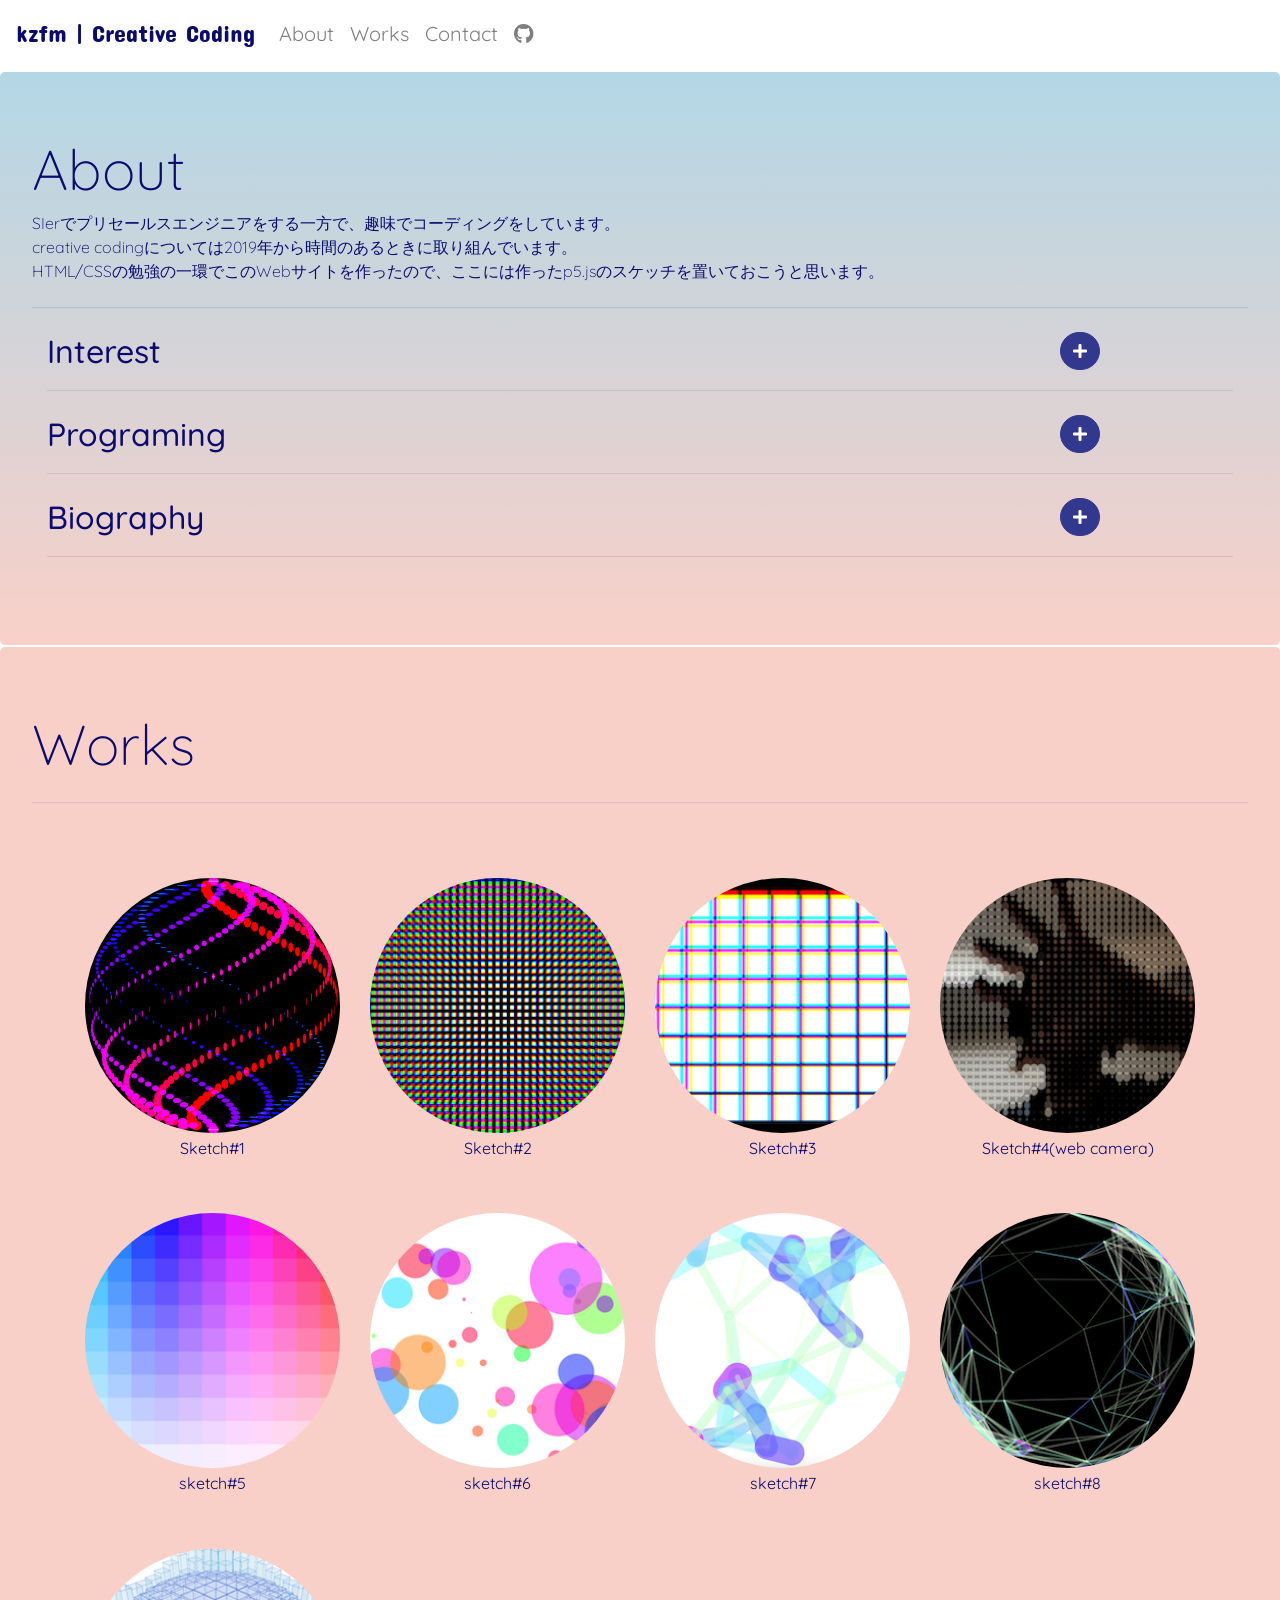
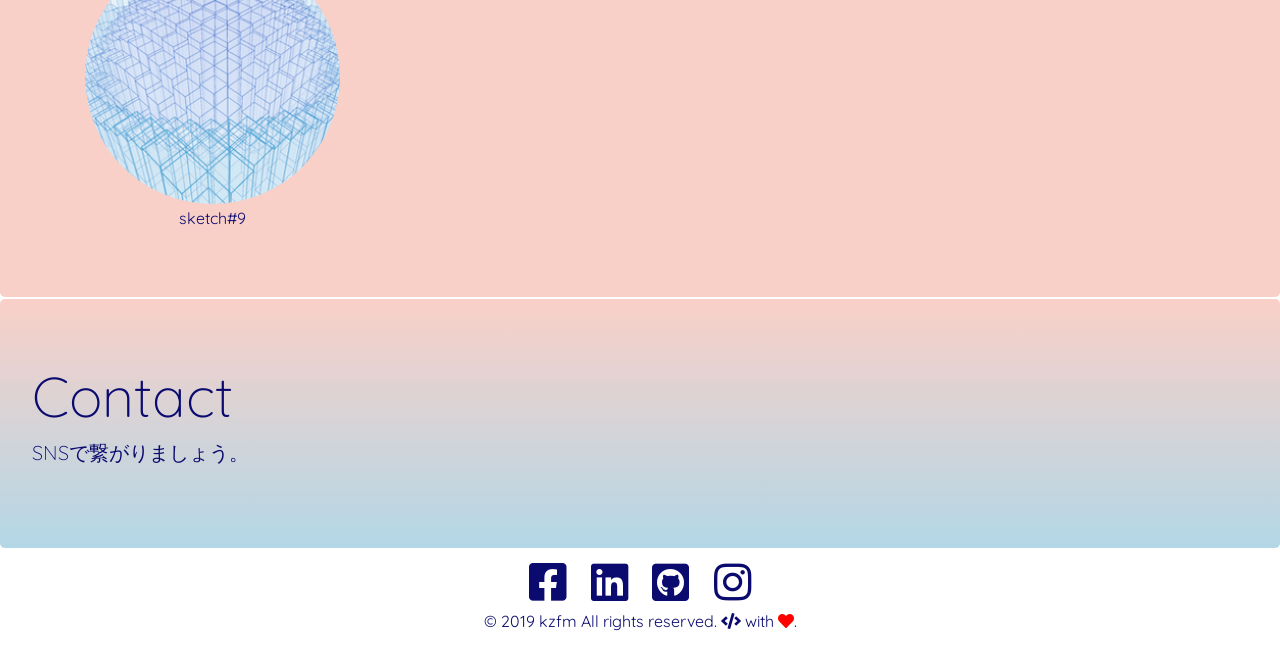
<file: index.html>
<!DOCTYPE html>
<html lang="ja" dir="ltr">
  <head>
    <!-- Global site tag (gtag.js) - Google Analytics -->
    <script async src="https://www.googletagmanager.com/gtag/js?id=UA-139559528-1"></script>
    <script>
      window.dataLayer = window.dataLayer || [];
      function gtag(){dataLayer.push(arguments);}
      gtag('js', new Date());

      gtag('config', 'UA-139559528-1');
    </script>
    <!-- Required meta tags -->
    <meta name="description" content="kzfmのp5.jsポートフォリオサイトです。">
    <meta charset="utf-8">
    <meta name="viewport" content="width=device-width, initial-scale=1, shrink-to-fit=no">
    <!-- Bootstrap CSS -->
    <link rel="stylesheet" href="https://use.fontawesome.com/releases/v5.8.1/css/all.css" integrity="sha384-50oBUHEmvpQ+1lW4y57PTFmhCaXp0ML5d60M1M7uH2+nqUivzIebhndOJK28anvf" crossorigin="anonymous">
    <link rel="stylesheet" href="https://stackpath.bootstrapcdn.com/bootstrap/4.3.1/css/bootstrap.min.css" integrity="sha384-ggOyR0iXCbMQv3Xipma34MD+dH/1fQ784/j6cY/iJTQUOhcWr7x9JvoRxT2MZw1T" crossorigin="anonymous">
    <link rel="stylesheet" href="./style.css">
    <link href="https://fonts.googleapis.com/css?family=Concert+One" rel="stylesheet">
    <link href="https://fonts.googleapis.com/css?family=Press+Start+2P" rel="stylesheet">
    <link href="https://fonts.googleapis.com/css?family=Coiny" rel="stylesheet">
    <link href="https://fonts.googleapis.com/css?family=Quicksand" rel="stylesheet">
    <title>kzfm | Creative Coding</title>
    <link rel="shortcut icon" href="./icon.png">
  </head>
  <body>
    <nav style="box-shadow: 0 0 0px gray;"  class="navbar navbar-expand-lg navbar-light bg-white fixed-top" style="background-color:#ffffff;">
      <a class="navbar-brand" href="./index.html" style="color: #0B0B6F;">kzfm | Creative Coding</a>
      <button class="navbar-toggler" type="button" data-toggle="collapse" data-target="#navbarText" aria-controls="navbarText" aria-expanded="false" aria-label="Toggle navigation">
        <span class="navbar-toggler-icon"></span>
      </button>
      <div class="collapse navbar-collapse" id="navbarText">
        <ul class="navbar-nav mr-auto">
          <li class="nav-item">
            <a class="nav-link" href="#about">About <span class="sr-only">(current)</span></a>
          </li>
          <li class="nav-item">
            <a class="nav-link" href="#works">Works</a>
          </li>
          <li class="nav-item">
            <a class="nav-link" href="#contact">Contact</a>
          </li>
          <li class="nav-item">
            <a class="nav-link" href="https://github.com/kazufumiw" target="_blank"><i class="fab fa-github"></i></a>
          </li>
        </ul>
      </div>
    </nav>

    <div class="header_spacer" style="height: 72px; width: 100%"></div>

    <div class="jumbotron" id="about" style="margin: 0px;">
      <h1 class="display-4">About</h1>
      <p class="lead" style="font-size: 1rem;">SIerでプリセールスエンジニアをする一方で、趣味でコーディングをしています。
        <br>
        creative codingについては2019年から時間のあるときに取り組んでいます。
        <br>
        HTML/CSSの勉強の一環でこのWebサイトを作ったので、ここには作ったp5.jsのスケッチを置いておこうと思います。</p>
      <hr class="my-4">

      <div class="container-fluid">
        <div class="row">
          <div class="col-10">
            <h2 class="display-5">Interest</h2>
          </div>
          <div class="col-2">
            <a class="btn btn-primary" data-toggle="collapse" href="#collapse_1" role="button" aria-expanded="false" aria-controls="collapse_1" style="margin-bottom:20px; text-align:left;"><i class="fas fa-plus"></i></a>
          </div>
        </div>
        <hr class="my-4" style="margin-top:0px!important">
        <div class="row">
          <div class="col-12">
            <div class="collapse" id="collapse_1">
              <!--<h2 class="display-5"><b>Interest</b></h2>-->
              <p>数値流体力学 / 軌道力学<br><i class="fas fa-arrow-right"></i> 大学時代の研究テーマ。</p>
              <p>OSS / データサイエンス / 機械学習 / メインフレーム<br><i class="fas fa-arrow-right"></i> 業務に関連するもの。</p>
              <p>写真 / creative coding / 将棋<br><i class="fas fa-arrow-right"></i> 大学時代の写真部活動と趣味。</p>
            </div>
          </div>
        </div>
        <div class="row">
          <div class="col-10">
            <h2 class="display-5">Programing</h2>
          </div>
          <div class="col-2">
            <a class="btn btn-primary" data-toggle="collapse" href="#collapse_2" role="button" aria-expanded="false" aria-controls="collapse_1" style="margin-bottom:20px; text-align:left;"><i class="fas fa-plus"></i></a>
          </div>
        </div>
        <hr class="my-4" style="margin-top:0px!important">
        <div class="row">
          <div class="col-12">
            <div class="collapse" id="collapse_2">
              <div class="container-fluid">
                <div class="row">
                  <div class="col-4">
                    <p><b>HTML/CSS</b></p>
                  </div>
                  <div class="col-8">
                    <p>Webアプリ作成に興味があるので2019年5月から勉強中。このサイトも勉強の一環としてHTML/CSS+Bootstrap4で作成。</p>
                  </div>
                </div>
                <div class="row" style="margin-top:20px;">
                  <div class="col-4">
                    <p><b>JavaScript</b></p>
                  </div>
                  <div class="col-8">
                    <p>p5.jsで使用する程度。Webアプリ製作のため勉強予定。</p>
                  </div>
                </div>
                <div class="row" style="margin-top:20px;">
                  <div class="col-4">
                    <p><b>Fortran</b></p>
                  </div>
                  <div class="col-8">
                    <p>学部時代のプログラミング講義で使用。</p>
                  </div>
                </div>
              </div>
              <div class="container-fluid">
                <div class="row" style="margin-top:20px;">
                  <div class="col-4">
                    <p><b>C/C++</b></p>
                  </div>
                  <div class="col-8">
                    <p>学部4年の研究(数値流体力学, OpenFOAM)と大学院時代の研究(軌道計算)で数値計算のため3年程度使用。</p>
                  </div>
                </div>
                <div class="row" style="margin-top:20px;">
                  <div class="col-4">
                    <p><b>Python2/3</b></p>
                  </div>
                  <div class="col-8">
                    <p>大学院時代の研究で画像処理のため使用。現在も業務効率化ツールやシミュレーションツールを作成。</p>
                  </div>
                </div>
                <div class="row" style="margin-top:20px;">
                  <div class="col-4">
                    <p><b>Shell Script(Bash)</b></p>
                  </div>
                  <div class="col-8">
                    <p>研究で使用した演算サーバがLinux RedHatであったため、Shellのレイヤーでアプリ操作や処理を行いたいときに使用。</p>
                  </div>
                </div>
              </div>
              <div class="container-fluid">
                <div class="row" style="margin-top:20px;">
                  <div class="col-4">
                    <p><b>SQL</b></p>
                  </div>
                  <div class="col-8">
                    <p>Master the Mainframe(プログラミングコンテスト)で使用。</p>
                  </div>
                </div>
                <div class="row" style="margin-top:20px;">
                  <div class="col-4">
                    <p><b>Java</b></p>
                  </div>
                  <div class="col-8">
                    <p>Master the Mainframe(プログラミングコンテスト)で使用。入社後の研修でも使用(入門レベル)。</p>
                  </div>
                </div>
                <div class="row" style="margin-top:20px;">
                  <div class="col-4">
                    <p><b>Rexx</b></p>
                  </div>
                  <div class="col-8">
                    <p>Master the Mainframe(プログラミングコンテスト)で使用。</p>
                  </div>
                </div>
                <div class="row" style="margin-top:20px;">
                  <div class="col-4">
                    <p><b>JCL</b></p>
                  </div>
                  <div class="col-8">
                    <p>Master the Mainframe(プログラミングコンテスト)で使用。実業務でも使用するので勉強中。</p>
                  </div>
                </div>
              </div>
            </div>
          </div>
        </div>
        <div class="row">
          <div class="col-10">
            <h2 class="display-5">Biography</h2>
          </div>
          <div class="col-2">
            <a class="btn btn-primary" data-toggle="collapse" href="#collapse_3" role="button" aria-expanded="false" aria-controls="collapse_1" style="margin-bottom:20px; text-align:left;"><i class="fas fa-plus"></i></a>
          </div>
        </div>
        <hr class="my-4" style="margin-top:0px!important">
        <div class="row">
          <div class="col-12">
            <div class="collapse" id="collapse_3">
              <div class="container-fluid">
                <div class="row">
                  <div class="col-4">
                    <p>2008年</p>
                  </div>
                  <div class="col-8">
                    <p>大分県立中津南高校入学</p>
                  </div>
                </div>
                <div class="row">
                  <div class="col-4">
                    <p>2012年</p>
                  </div>
                  <div class="col-8">
                    <p>九州大学機械航空工学科入学</p>
                  </div>
                </div>
                <div class="row">
                  <div class="col-4">
                    <p>2016年</p>
                  </div>
                  <div class="col-8">
                    <p>九州大学航空宇宙工学コース卒業</p>
                  </div>
                </div>
                <div class="row">
                  <div class="col-4">
                    <p>2018年</p>
                  </div>
                  <div class="col-8">
                    <p>九州大学大学院航空宇宙工学専攻修了</p>
                  </div>
                </div>
                <div class="row">
                  <div class="col-4">
                    <p>2018年</p>
                  </div>
                  <div class="col-8">
                    <p>SIerにてプリセールスエンジニアとして活動中</p>
                  </div>
                </div>
              </div>
              <!--<h2 class="display-5"><b>Interest</b></h2>-->
            </div>
          </div>
        </div>
      </div>
    </div>

    <div class="jumbotron" id="works" style="margin-top:2px; margin-bottom:0px; background: linear-gradient(180deg, #f9d0c8, #f9d0c8);">
      <h1 class="display-4">Works</h1>
      <hr class="my-4">
      <!--
      <p class="lead">This is a simple hero unit, a simple jumbotron-style component for calling extra attention to featured content or information.</p>
      <hr class="my-4">
      <p>It uses utility classes for typography and spacing to space content out within the larger container.</p>
      <a class="btn btn-primary btn-lg" href="#" role="button">Learn more</a>
      -->
      <div class="container">
        <div class="row">
          <div class="col-md-3 col-xs-12">
            <div class="card" style="width: 100%; background-color : transparent;" >
              <a href="./sphere/index.html"><img class="card-img-top" style="text-align: center; border-radius: 50%;" src="./sphere.png" alt="Card image cap"></a>
              <div class="card-body">
                <p class="card-text" style="text-align: center;">Sketch#1</p>
              </div>
            </div>
          </div>
          <div class="col-md-3 col-xs-12">
            <div class="card" style="width: 100%;  background-color : transparent;">
              <a href="phasedcolor/index.html"><img class="card-img-top" style="text-align: center;  border-radius: 50%;" src="./phasedcolor.png" alt="Card image cap"></a>
              <div class="card-body">
                <p class="card-text" style="text-align: center;">Sketch#2</p>
              </div>
            </div>
          </div>
          <div class="col-md-3 col-xs-12">
            <div class="card" style="width: 100%;  background-color : transparent;">
              <a href="./phasedcolor2/index.html"><img class="card-img-top" style="text-align: center;  border-radius: 50%;" src="./phasedcolor_rough.png" alt="Card image cap"></a>
              <div class="card-body">
                <p class="card-text" style="text-align: center;">Sketch#3</p>
              </div>
            </div>
          </div>
          <div class="col-md-3 col-xs-12">
            <div class="card" style="width: 100%;  background-color : transparent;">
              <a href="./structure/index.html"><img class="card-img-top" style="text-align: center; border-radius: 50%;" src="./structure.png" alt="Card image cap"></a>
              <div class="card-body">
                <p class="card-text" style="text-align: center;">Sketch#4(web camera)</p>
              </div>
            </div>
          </div>
        </div>
        <div class="row">
          <div class="col-md-3 col-xs-12">
            <div class="card" style="width: 100%;   background-color : transparent;" >
              <a href="./colorparette/index.html"><img class="card-img-top" style="text-align: center; border-radius: 50%;" src="./colorparette.png" alt="Card image cap"></a>
              <div class="card-body">
                <p class="card-text" style="text-align: center;">sketch#5</p>
              </div>
            </div>
          </div>
          <div class="col-md-3 col-xs-12">
            <div class="card" style="width: 100%;  background-color : transparent;">
              <a href="./colorball/index.html"><img class="card-img-top" style="text-align: center; border-radius: 50%;" src="./colorballs.png" alt="Card image cap"></a>
              <div class="card-body">
                <p class="card-text" style="text-align: center;">sketch#6</p>
              </div>
            </div>
          </div>
          <div class="col-md-3 col-xs-12">
            <div class="card" style="width: 100%;  background-color : transparent;">
              <a href="./linedparticle/index.html"><img class="card-img-top" style="text-align: center; border-radius: 50%;" src="./linedparticle.png" alt="Card image cap"></a>
              <div class="card-body">
                <p class="card-text" style="text-align: center;">sketch#7</p>
              </div>
            </div>
          </div>
          <div class="col-md-3 col-xs-12">
            <div class="card" style="width: 100%;  background-color : transparent;">
              <a href="./linedparticle_sphere/index.html"><img class="card-img-top" style="text-align: center; border-radius: 50%;" src="./linedparticle_sphere.png" alt="Card image cap"></a>
              <div class="card-body">
                <p class="card-text" style="text-align: center;">sketch#8</p>
              </div>
            </div>
          </div>
        </div>
        <div class="row">
          <div class="col-md-3 col-xs-12">
            <div class="card" style="width: 100%;   background-color : transparent;" >
              <a href="./linedparticle_sphere2/index.html"><img class="card-img-top" style="text-align: center; border-radius: 50%;" src="./linedparticle_sphere2.png" alt="Card image cap"></a>
              <div class="card-body">
                <p class="card-text" style="text-align: center;">sketch#9</p>
              </div>
            </div>
          </div>
          <div class="col-md-3 col-xs-0">
            <!--
            <div class="card" style="width: 100%;  background-color : transparent;">
              <a href="./colorball/index.html"><img class="card-img-top" style="text-align: center; border-radius: 50%;" src="./colorballs.png" alt="Card image cap"></a>
              <div class="card-body">
                <p class="card-text" style="text-align: center;">sketch#6</p>
              </div>
            </div>
          -->
          </div>
          <div class="col-md-3 col-xs-0">
            <!--
            <div class="card" style="width: 100%;  background-color : transparent;">
              <a href="./linedparticle/index.html"><img class="card-img-top" style="text-align: center; border-radius: 50%;" src="./linedparticle.png" alt="Card image cap"></a>
              <div class="card-body">
                <p class="card-text" style="text-align: center;">sketch#7</p>
              </div>
            </div>
          -->
          </div>
          <div class="col-md-3 col-xs-0">
            <!--
            <div class="card" style="width: 100%;  background-color : transparent;">
              <a href="./linedparticle_sphere/index.html"><img class="card-img-top" style="text-align: center; border-radius: 50%;" src="./linedparticle_sphere.png" alt="Card image cap"></a>
              <div class="card-body">
                <p class="card-text" style="text-align: center;">sketch#8</p>
              </div>
            </div>
          -->
          </div>
        </div>
      </div>
    </div>

    <div class="jumbotron" id="contact" style="margin-top: 2px; margin-bottom: 0px; background: linear-gradient(0deg, #b3d7e6, #f9d0c8);">
      <h1 class="display-4">Contact</h1>
      <p class="lead">SNSで繋がりましょう。</p>
      <!--
      <hr class="my-4">
      <p>It uses utility classes for typography and spacing to space content out within the larger container.</p>
      <a class="btn btn-primary btn-lg" href="#" role="button">Learn more</a>
      -->
    </div>

    <div class="container-fluid" style="height: 100px; margin-top: 8px;">
      <div class="row">
        <div class="col">
          <a href="https://www.facebook.com/kazufumi.watanabe.167"><i class="fab fa-facebook-square" style="font-size: 32pt; margin: 5px 10px;"></i></a>
          <a href="https://www.linkedin.com/in/kazufumi-watanabe-a8822612b/"><i class="fab fa-linkedin" style="font-size: 32pt; margin: 5px 10px;"></i></a>
          <a href="https://github.com/kazufumiw"><i class="fab fa-github-square" style="font-size: 32pt; margin: 5px 10px;"></i></a>
          <a href="https://www.instagram.com/kazufumi_pht/?hl=ja"><i class="fab fa-instagram" style="font-size: 32pt; margin: 5px 10px;"></i></a>
        </div>
      </div>
      <div class="row">
        <div class="col">
          <p>&copy 2019 kzfm All rights reserved. <i class="fas fa-code"></i> with <i class="fas fa-heart" style="animation: anime2 1s alternate infinite; color: red;"></i>.</p>
        </div>
      </div>
    </div>
    <!-- Optional JavaScript -->
    <!-- jQuery first, then Popper.js, then Bootstrap JS -->
    <script src="https://code.jquery.com/jquery-3.3.1.slim.min.js" integrity="sha384-q8i/X+965DzO0rT7abK41JStQIAqVgRVzpbzo5smXKp4YfRvH+8abtTE1Pi6jizo" crossorigin="anonymous"></script>
    <script src="https://cdnjs.cloudflare.com/ajax/libs/popper.js/1.14.7/umd/popper.min.js" integrity="sha384-UO2eT0CpHqdSJQ6hJty5KVphtPhzWj9WO1clHTMGa3JDZwrnQq4sF86dIHNDz0W1" crossorigin="anonymous"></script>
    <script src="https://stackpath.bootstrapcdn.com/bootstrap/4.3.1/js/bootstrap.min.js" integrity="sha384-JjSmVgyd0p3pXB1rRibZUAYoIIy6OrQ6VrjIEaFf/nJGzIxFDsf4x0xIM+B07jRM" crossorigin="anonymous"></script>
  </body>
</html>
</file>
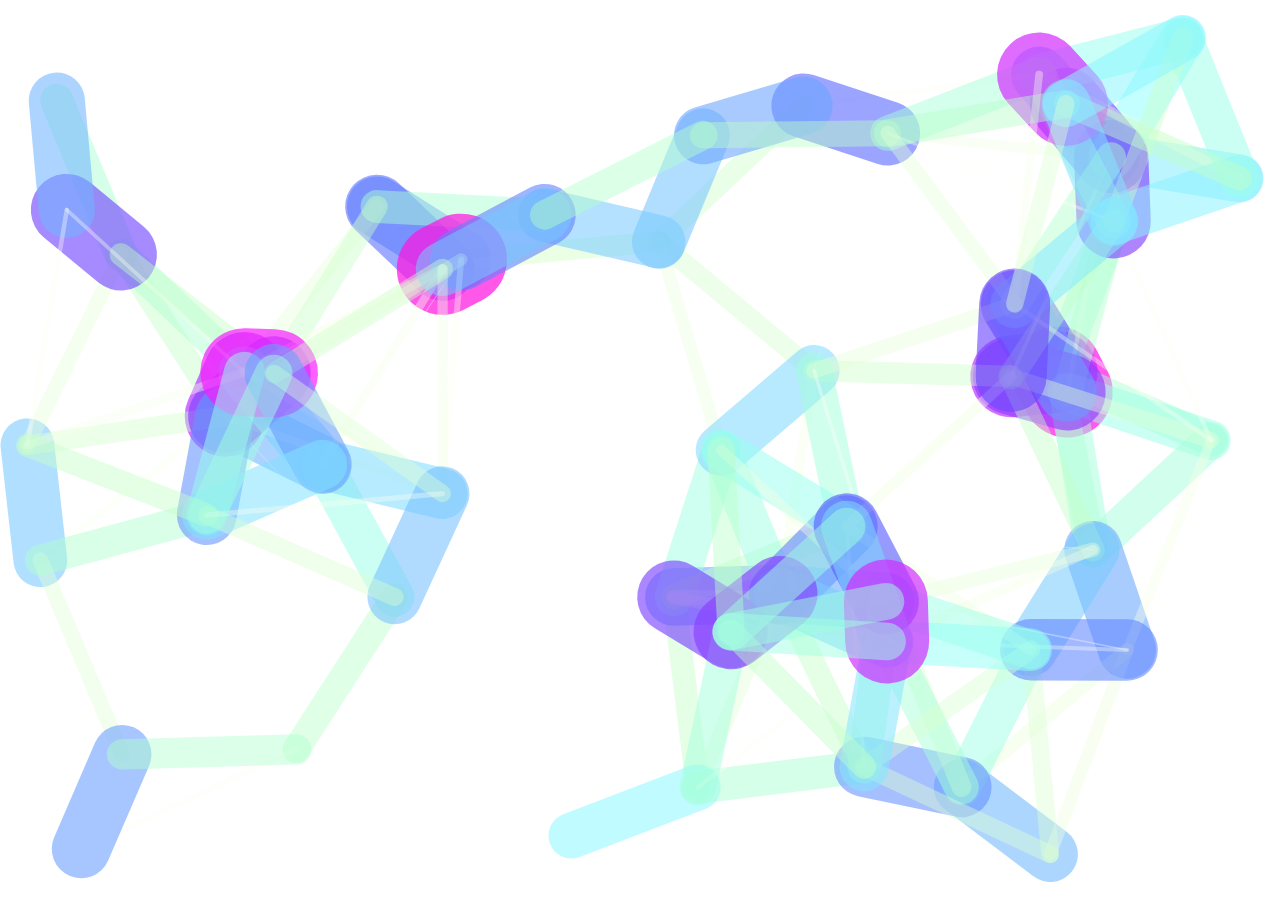
<file: linedparticle/index.html>
<html>
  <head>
  	<style> body {padding: 0; margin: 0;} </style>
    <script src="../p5lib/p5.min.js"></script>
    <script src="../p5lib/p5.dom.min.js"></script>
    <script src="sketch.js"></script>
  </head>
  <body>
  </body>
</html>
</file>
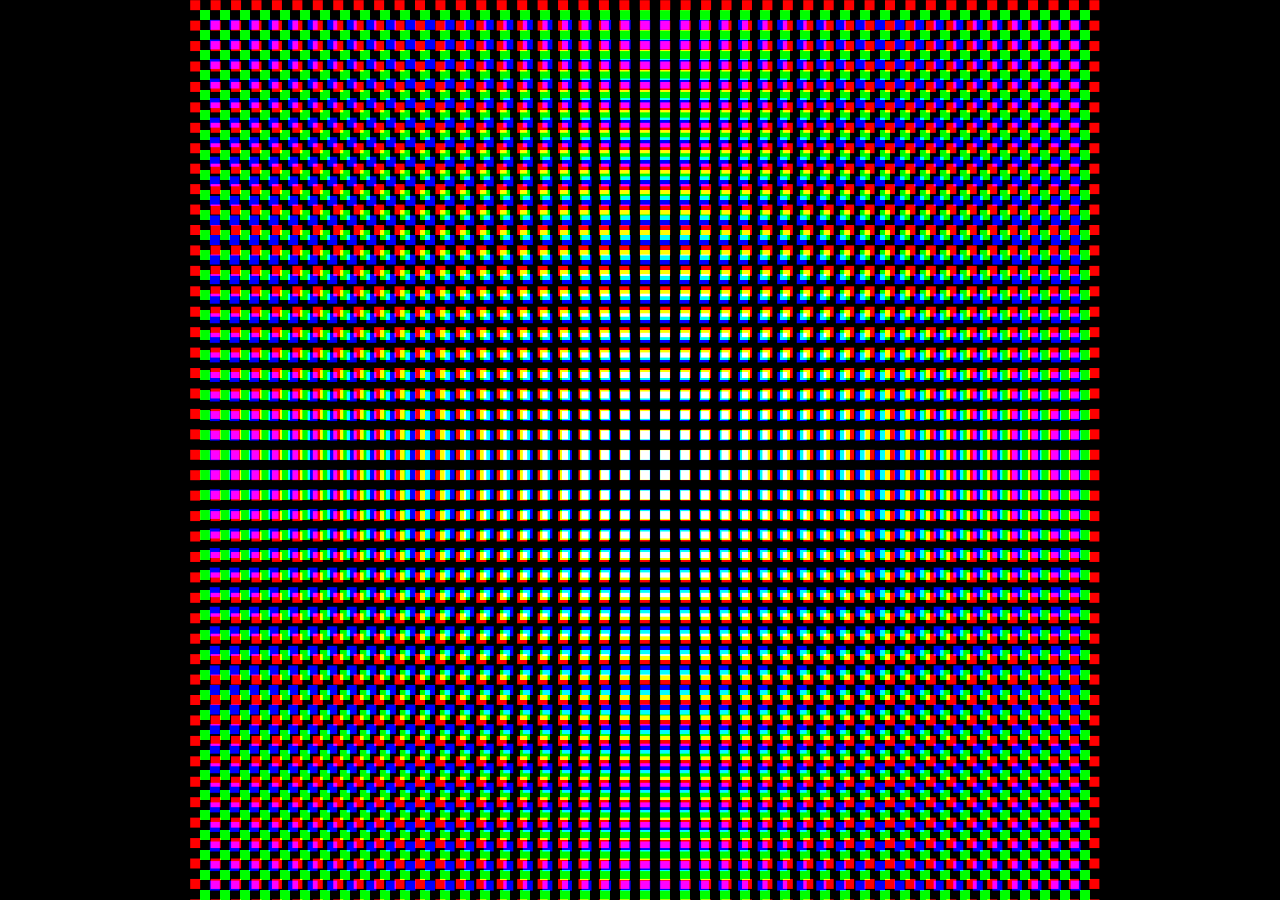
<file: phasedcolor/index.html>
<!DOCTYPE html>
<html lang="">
  <head>
    <meta charset="utf-8">
    <meta name="viewport" content="width=device-width, initial-scale=1.0">
    <title>p5.js example</title>
    <style> body {padding: 0; margin: 0;} </style>
    <script src="../p5lib/p5.min.js"></script>
    <script src="../p5lib/p5.dom.min.js"></script>
    <script src="../p5lib/p5.sound.min.js"></script>
    <script src="sketch_phasedcolor.js"></script>
  </head>
  <body>
  </body>
</html>
</file>
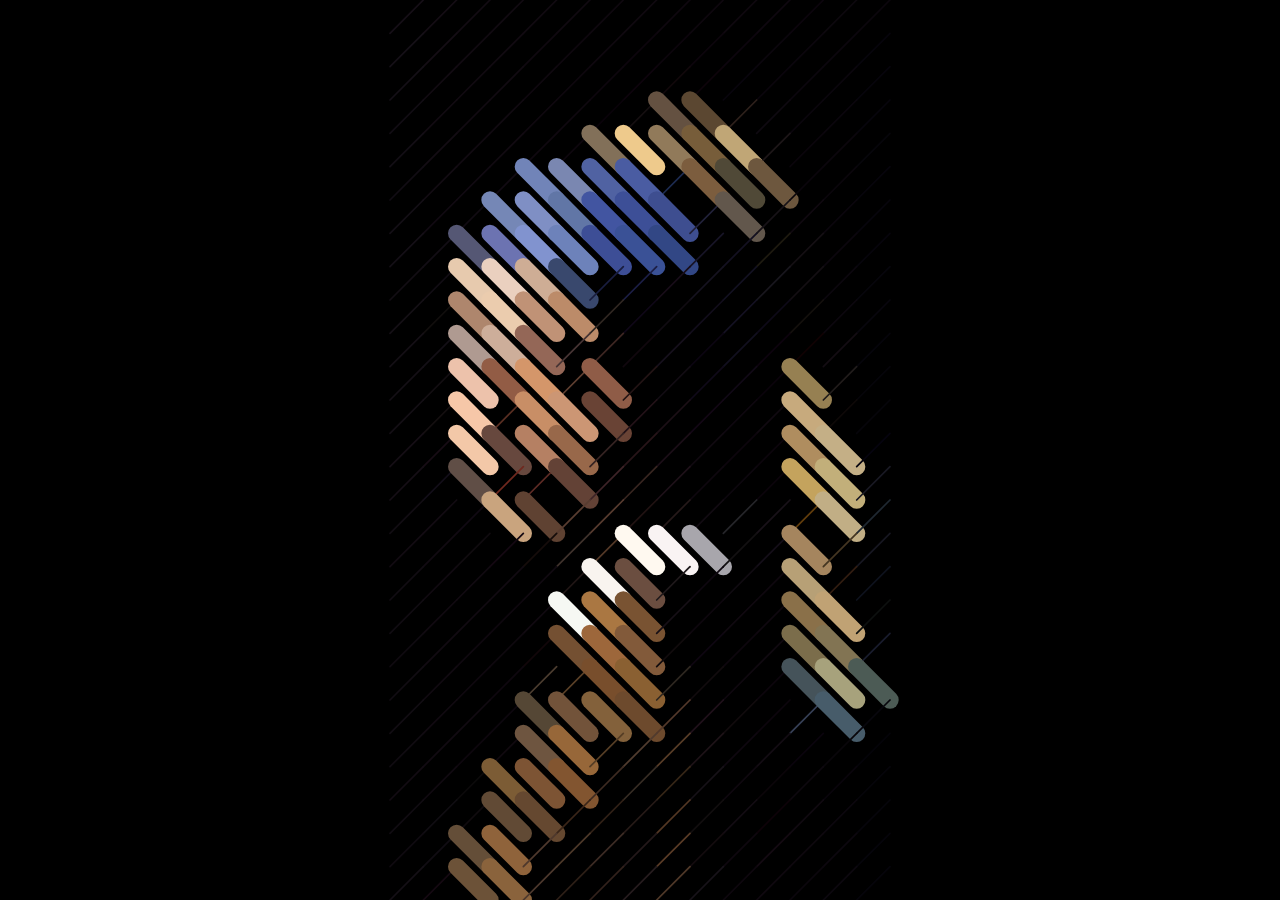
<file: sinedfermale/index.html>
<!DOCTYPE html>
<html lang="">
  <head>
    <meta charset="utf-8">
    <meta name="viewport" content="width=device-width, initial-scale=1.0">
    <title>p5.js example</title>
    <style> body {padding: 0; margin: 0;} </style>
    <script src="p5.min.js"></script>
    <script src="p5.svg.js"></script>
    <script src="p5.dom.min.js"></script>
    <script src="sketch_video.js"></script>
  </head>
  <body>
  </body>
</html>
</file>
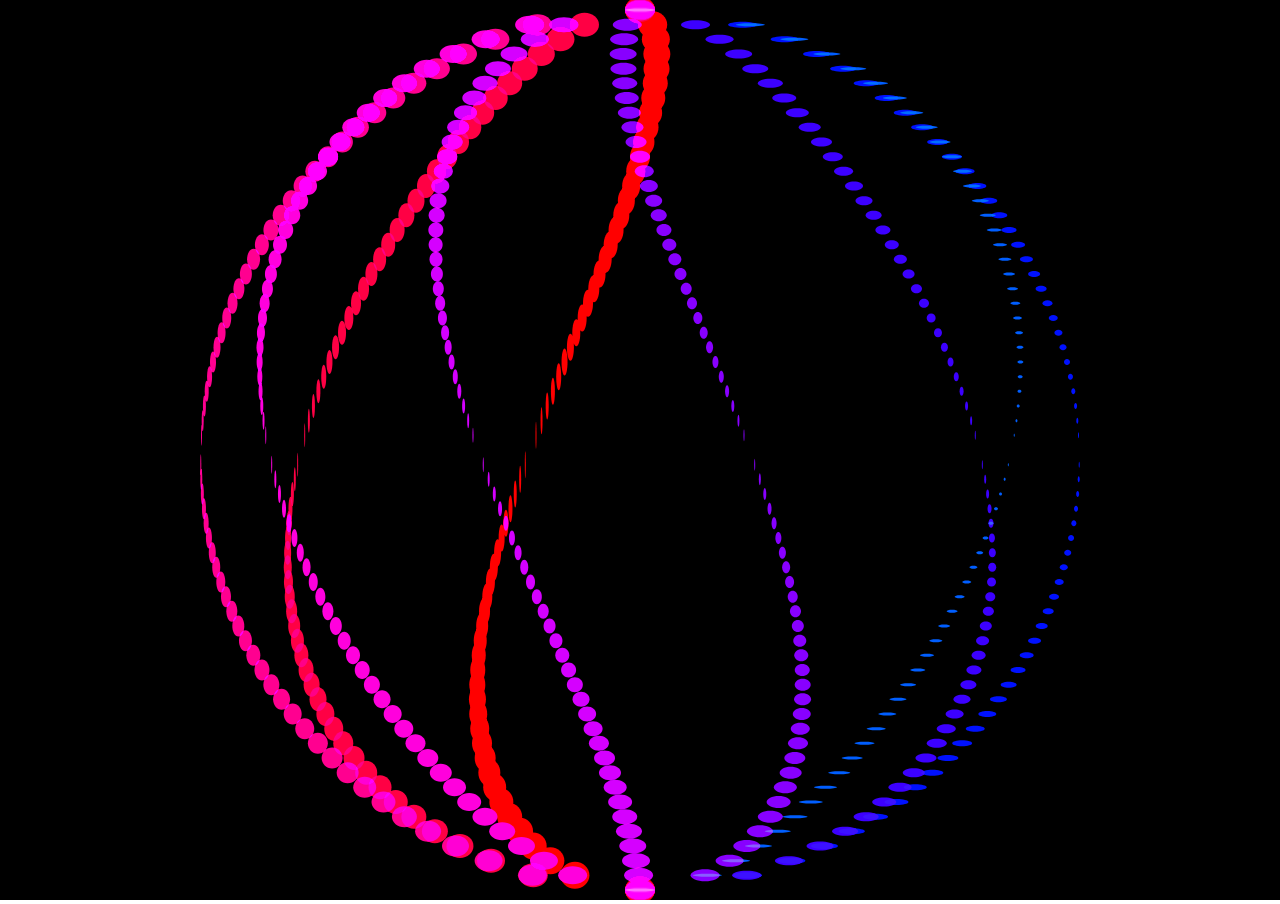
<file: sphere/index.html>
<!DOCTYPE html>
<html lang="">
  <head>
    <meta charset="utf-8">
    <meta name="viewport" content="width=device-width, initial-scale=1.0">
    <title>p5.js example</title>
    <style> body {padding: 0; margin: 0;} </style>
    <script src="../p5lib/p5.min.js"></script>
    <script src="../p5lib/p5.dom.min.js"></script>
    <script src="../p5lib/p5.sound.min.js"></script>
    <script src="sketch_sphere.js"></script>
  </head>
  <body>
  </body>
</html>
</file>
<file: style.css>
/*
div{
  border: 2px solid black;
}
*/
h1, h2, h3, p, a{
  /*
  font-family: 'Concert One', cursive;
  font-family: 'Press Start 2P', cursive;
  font-family: 'Coiny', cursive;
  */
  color: #0B0B6F;
  font-family: 'Quicksand', sans-serif;
}

.japanese_p{
  font-size: 10pt;
}
.navbar-brand{
  font-size: 1.5rem;
  font-family: 'Concert One', cursive;
  color: #000B3F;
}

.nav-link{
  margin-top: 3px;
  font-size: 1.25rem;
}

.container{
  /*
  border: 2px solid red;
  background-color: #eeeeee;
  */
}

.jumbotron{
  background: linear-gradient(180deg, #b3d7e6, #f9d0C8);
  /*
  background: url(./top.png);
	background-size: cover;
  */
}

@keyframes anime2{
0% { transform: scale(0.7); }
100% { transform: scale(1); }
}

.btn-primary{
  color: #ffffff;
  border-radius: 10rem;
  background-color: #31388D;
  border-color: #31388D;
}
.card{
  margin-top: 20%;
  width: 100%;
  border: 0px;
  box-shadow: 0px 0px 0px #80808040;
}
.card-body{
  padding: 1%;
}
.row{
  /*
  background-color: #cccccc;
  border: 2px solid blue;
  */
}
.col{
  text-align: center;
}
.col-4{
  padding: 0px;
}
.col-8{
  padding: 0px;
}
.col-6{
  padding: 0px;
}
.col-1{
  text-align: center;
}

.col-xs-1{
  border: 2px solid green;
}

.card:hover img{
  -webkit-transform: scale(1.05);
  transform: scale(1.05);
  -webkit-transition: all 0.3s ease-out;
  transition: all 0.3s ease-out;
}
</file>
